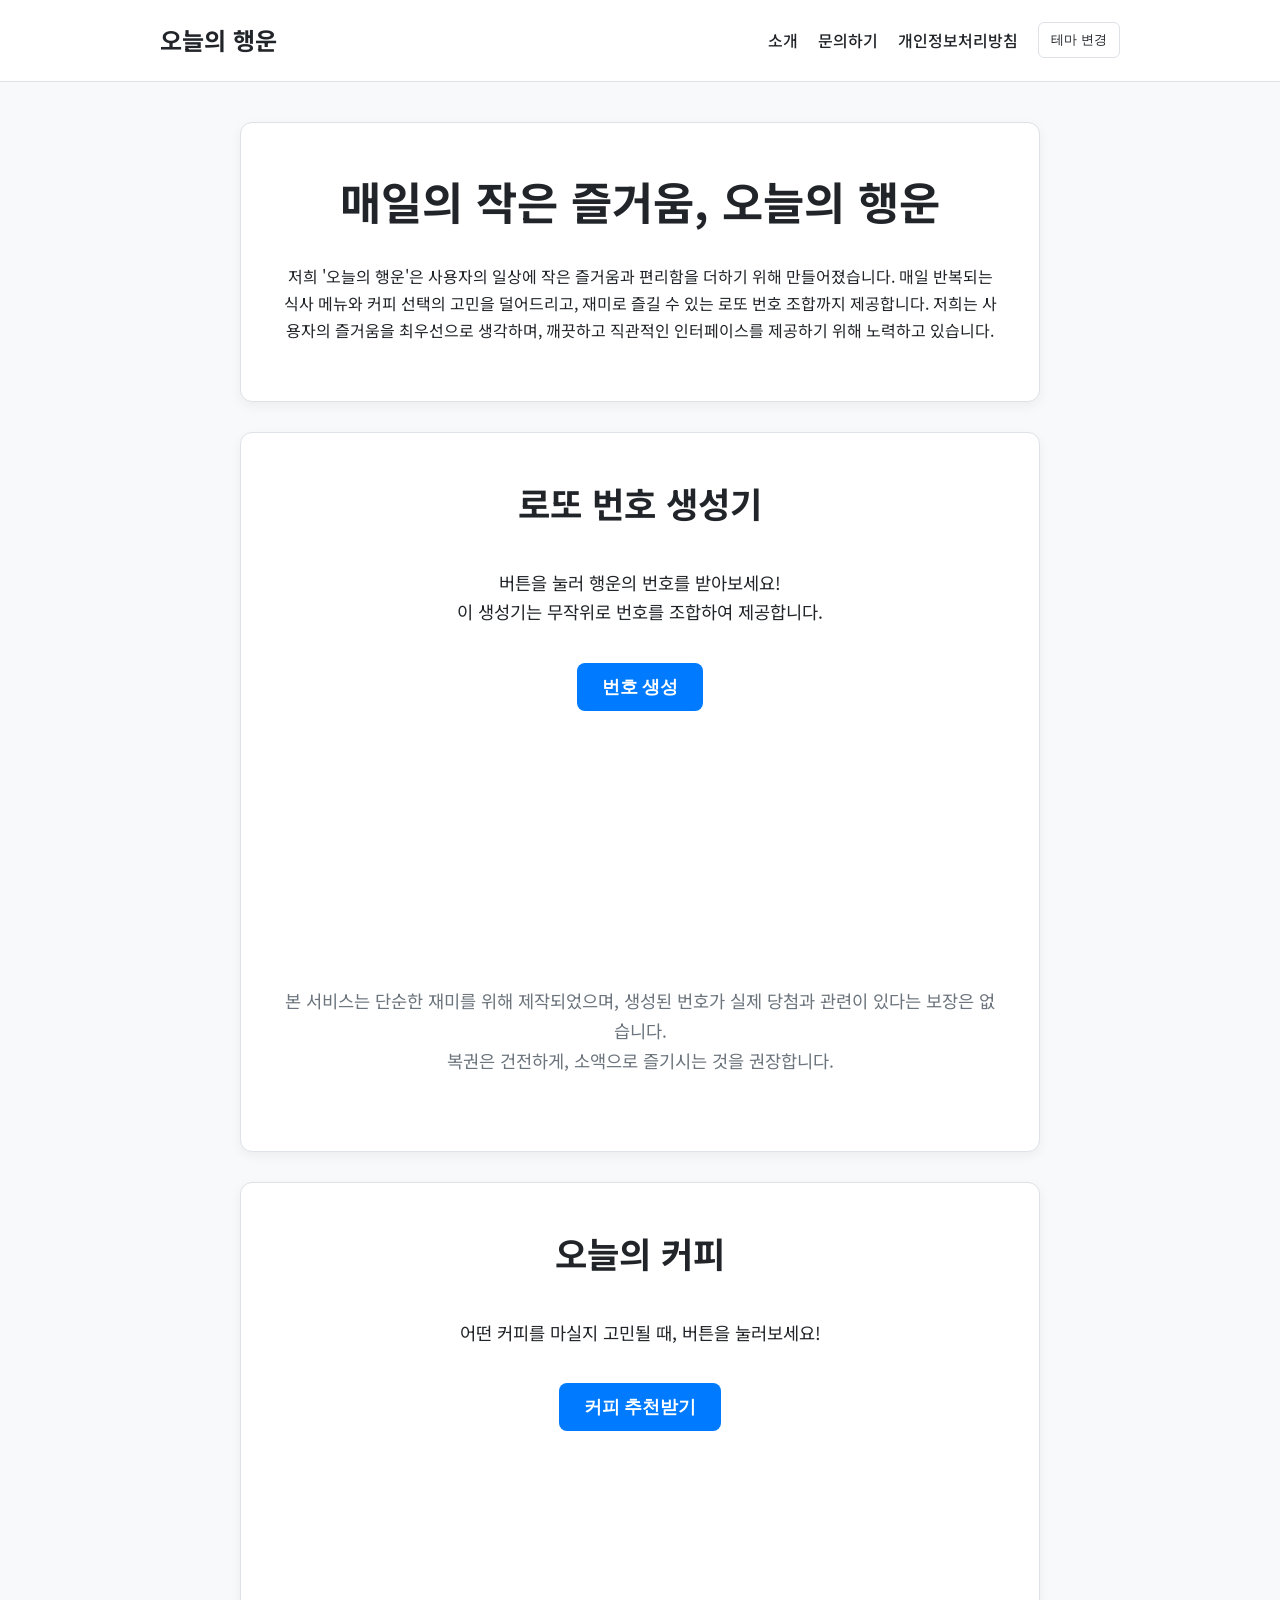
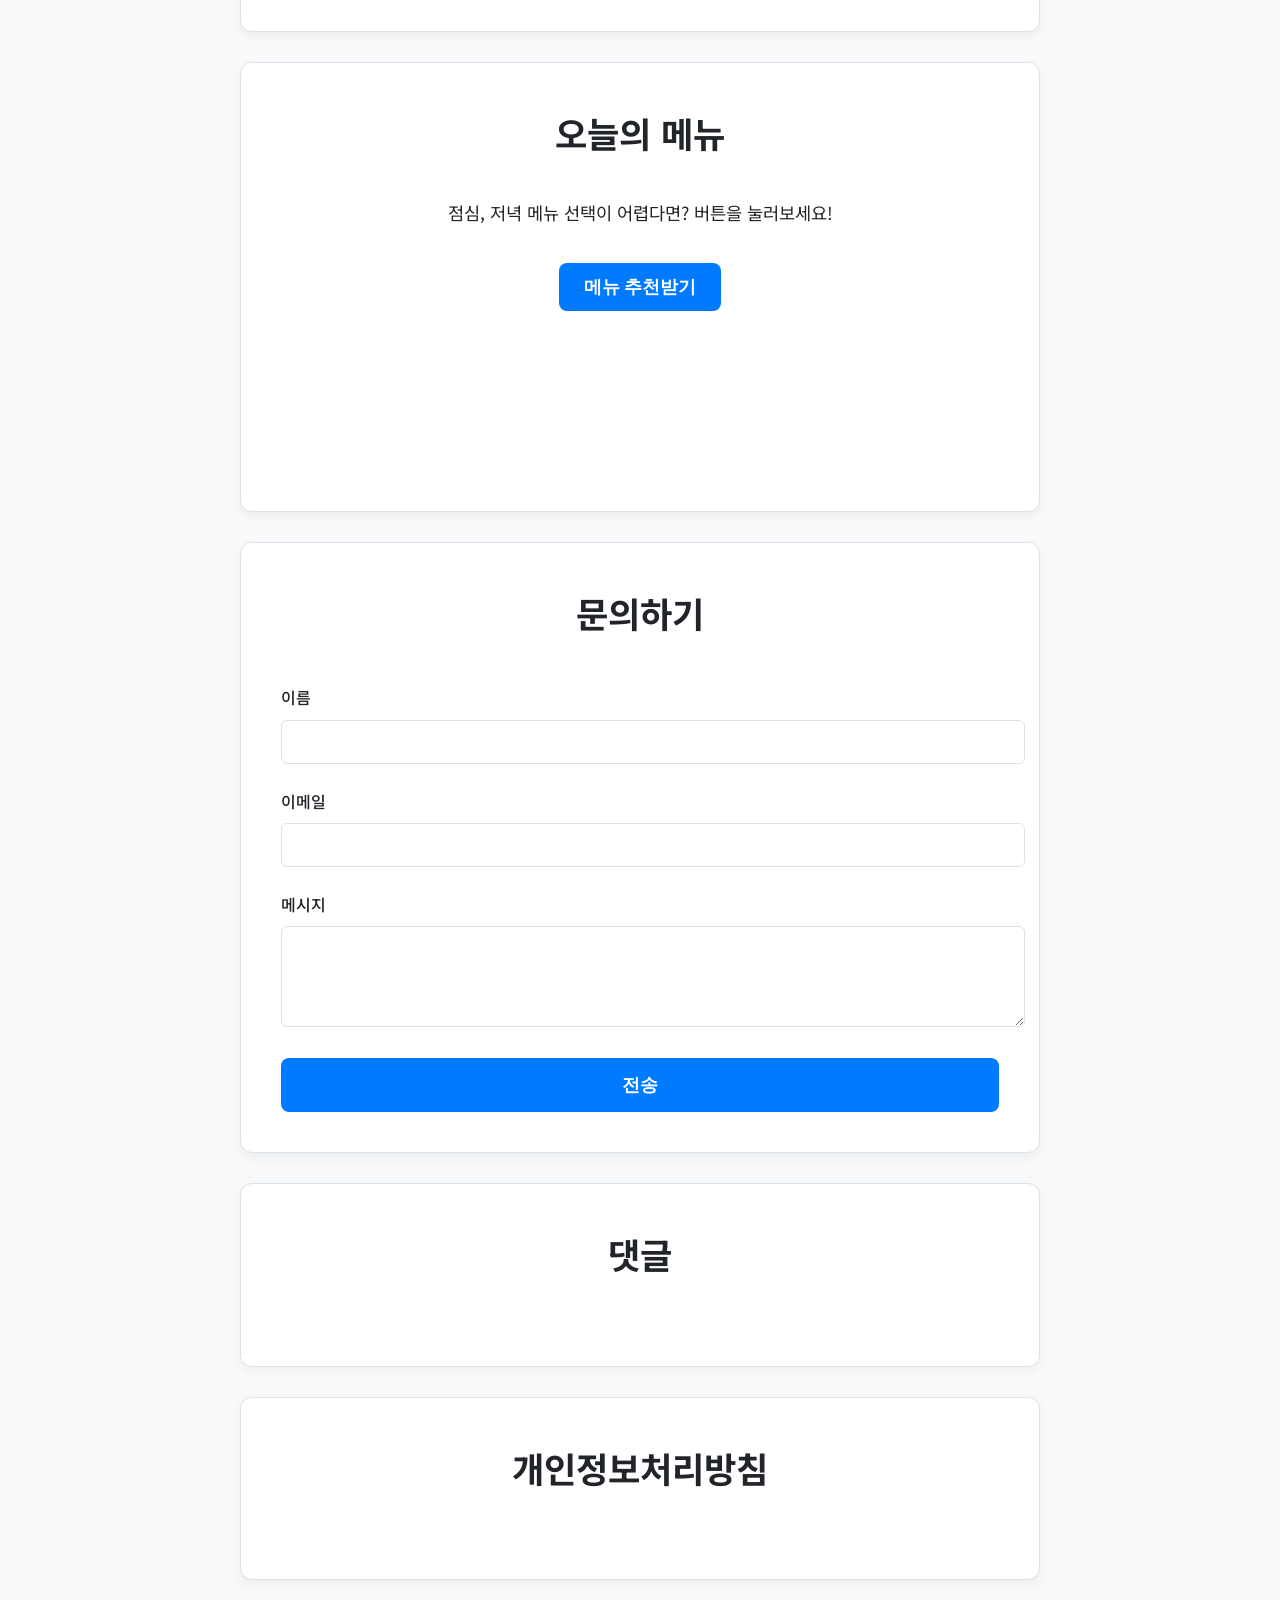
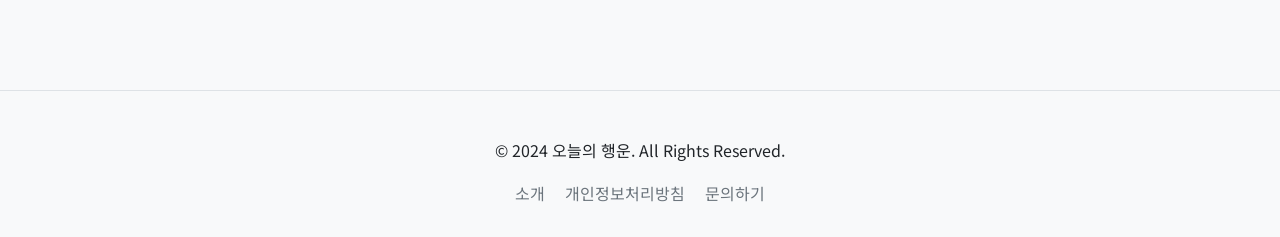
<file: index.html>
<!doctype html>
<html lang="ko">
<head>
    <meta charset="UTF-8" />
    <meta name="viewport" content="width=device-width, initial-scale=1.0" />
    <title>오늘의 행운 - 메뉴 추천 및 로또 번호 생성기</title>
    <meta name="description" content="오늘 뭐 먹을지, 뭐 마실지 고민되나요? 오늘의 행운이 커피와 메뉴를 추천해 드립니다. 보너스로 로또 행운 번호까지 받아보세요!">
    <link rel="preconnect" href="https://fonts.googleapis.com">
    <link rel="preconnect" href="https://fonts.gstatic.com" crossorigin>
    <link href="https://fonts.googleapis.com/css2?family=Noto+Sans+KR:wght@400;500;700&display=swap" rel="stylesheet">
    <link href='/style.css' rel='stylesheet'>
    <script async src="https://pagead2.googlesyndication.com/pagead/js/adsbygoogle.js?client=ca-pub-9043491522965182" crossorigin="anonymous"></script>
    <meta name="google-adsense-account" content="ca-pub-9043491522965182">
</head>
<body class="light-mode">
    <header>
        <div class="header-container">
            <a href="/" class="logo">오늘의 행운</a>
            <nav>
                <ul>
                    <li><a href="#about-us">소개</a></li>
                    <li><a href="#contact-form">문의하기</a></li>
                    <li><a href="#privacy-policy">개인정보처리방침</a></li>
                    <li><button id="theme-toggle">테마 변경</button></li>
                </ul>
            </nav>
        </div>
    </header>

    <main>
        <div class="content-wrapper">
            <section id="about-us" class="card">
                <div class="section-title-wrapper">
                    <h1>매일의 작은 즐거움, 오늘의 행운</h1>
                </div>
                <p>
                    저희 '오늘의 행운'은 사용자의 일상에 작은 즐거움과 편리함을 더하기 위해 만들어졌습니다. 매일 반복되는 식사 메뉴와 커피 선택의 고민을 덜어드리고, 재미로 즐길 수 있는 로또 번호 조합까지 제공합니다. 저희는 사용자의 즐거움을 최우선으로 생각하며, 깨끗하고 직관적인 인터페이스를 제공하기 위해 노력하고 있습니다.
                </p>
            </section>

            <section id="lotto-generator" class="card lotto-generator">
                <h2>로또 번호 생성기</h2>
                <p>버튼을 눌러 행운의 번호를 받아보세요!<br>이 생성기는 무작위로 번호를 조합하여 제공합니다.</p>
                <button id="generator-btn">번호 생성</button>
                <div id="lotto-numbers"></div>
                <p class="info-text">
                    본 서비스는 단순한 재미를 위해 제작되었으며, 생성된 번호가 실제 당첨과 관련이 있다는 보장은 없습니다.<br>
                    복권은 건전하게, 소액으로 즐기시는 것을 권장합니다.
                </p>
            </section>

            <section id="coffee-recommender" class="card recommendation-card">
                <h2>오늘의 커피</h2>
                <p>어떤 커피를 마실지 고민될 때, 버튼을 눌러보세요!</p>
                <button id="coffee-btn">커피 추천받기</button>
                <div id="coffee-result" class="recommendation-result"></div>
            </section>

            <section id="menu-recommender" class="card recommendation-card">
                <h2>오늘의 메뉴</h2>
                <p>점심, 저녁 메뉴 선택이 어렵다면? 버튼을 눌러보세요!</p>
                <button id="menu-btn">메뉴 추천받기</button>
                <div id="menu-result" class="recommendation-result"></div>
            </section>

            <section id="contact-form" class="card">
                <div class="section-title-wrapper">
                    <h2>문의하기</h2>
                </div>
                <form action="https://formspree.io/f/xeerpowk" method="POST">
                    <div class="form-group">
                        <label for="name">이름</label>
                        <input type="text" id="name" name="name" required>
                    </div>
                    <div class="form-group">
                        <label for="email">이메일</label>
                        <input type="email" id="email" name="email" required>
                    </div>
                    <div class="form-group">
                        <label for="message">메시지</label>
                        <textarea id="message" name="message" rows="5" required></textarea>
                    </div>
                    <button type="submit" id="submit-btn">전송</button>
                </form>
            </section>
            
            <section class="card">
              <div class="section-title-wrapper">
                <h2>댓글</h2>
              </div>
              <div id="disqus_thread"></div>
              <script>
                  (function() {
                  var d = document, s = d.createElement('script');
                  s.src = 'https://productbuilder-bhebawxd12.disqus.com/embed.js';
                  s.setAttribute('data-timestamp', +new Date());
                  (d.head || d.body).appendChild(s);
                  })();
              </script>
              <noscript>Please enable JavaScript to view the <a href="https://disqus.com/?ref_noscript">comments powered by Disqus.</a></noscript>
            </section>

            <section id="privacy-policy" class="card">
                <details>
                    <summary>
                        <div class="section-title-wrapper">
                            <h2>개인정보처리방침</h2>
                        </div>
                    </summary>
                    <p>
                        본 사이트는 사용자의 개인정보를 중요시하며, 정보통신망 이용촉진 및 정보보호에 관한 법률을 준수하고 있습니다. 문의하기 기능을 통해 수집된 이름, 이메일 주소는 오직 문의 응대를 위해서만 사용되며, 제3자에게 제공되지 않습니다. 그 외에 별도의 개인정보를 수집하거나 저장하지 않습니다.
                    </p>
                </details>
            </section>
        </div>
    </main>
    
    <footer>
        <p>&copy; 2024 오늘의 행운. All Rights Reserved.</p>
        <ul class="footer-links">
            <li><a href="#about-us">소개</a></li>
            <li><a href="#privacy-policy">개인정보처리방침</a></li>
            <li><a href="#contact-form">문의하기</a></li>
        </ul>
    </footer>

    <script defer type="text/javascript" src="/data.js"></script>
    <script defer type="text/javascript" src="/main.js"></script>
</body>
</html>
</file>
<file: style.css>
@import url('https://fonts.googleapis.com/css2?family=Noto+Sans+KR:wght@400;500;700&display=swap');

/* 1. 기본 및 다크/라이트 모드 설정 */
:root {
  --bg-color-light: #f8f9fa;
  --text-color-light: #212529;
  --card-bg-light: #ffffff;
  --border-color-light: #dee2e6;
  --primary-color-light: #007bff;
  --primary-hover-light: #0056b3;

  --bg-color-dark: #121212;
  --text-color-dark: #e9ecef;
  --card-bg-dark: #1e1e1e;
  --border-color-dark: #495057;
  --primary-color-dark: #4dabf7;
  --primary-hover-dark: #1c7ed6;
}

body {
  font-family: 'Noto Sans KR', sans-serif;
  margin: 0;
  padding: 0;
  line-height: 1.7;
  transition: background-color 0.3s, color 0.3s;
}

body.light-mode {
  background-color: var(--bg-color-light);
  color: var(--text-color-light);
}

body.dark-mode {
  background-color: var(--bg-color-dark);
  color: var(--text-color-dark);
}

/* 2. 헤더 및 네비게이션 */
header {
  background-color: var(--card-bg-light);
  padding: 20px 0;
  border-bottom: 1px solid var(--border-color-light);
  position: sticky;
  top: 0;
  backdrop-filter: blur(10px);
  z-index: 1000;
}

body.dark-mode header {
  background-color: rgba(30, 30, 30, 0.8);
  border-bottom-color: var(--border-color-dark);
}

.header-container {
  max-width: 960px;
  margin: 0 auto;
  padding: 0 20px;
  display: flex;
  justify-content: space-between;
  align-items: center;
}

.logo {
  font-size: 1.5em;
  font-weight: 700;
  text-decoration: none;
  color: inherit;
}

nav ul {
  margin: 0;
  padding: 0;
  list-style: none;
  display: flex;
  align-items: center;
}

nav li {
  margin-left: 20px;
}

nav a {
  text-decoration: none;
  color: inherit;
  font-weight: 500;
  transition: color 0.2s;
}

nav a:hover {
  color: var(--primary-color-light);
}

body.dark-mode nav a:hover {
  color: var(--primary-color-dark);
}

/* 테마 토글 버튼 */
#theme-toggle {
  background: none;
  border: 1px solid var(--border-color-light);
  padding: 8px 12px;
  border-radius: 6px;
  cursor: pointer;
  transition: background-color 0.2s, color 0.2s;
  color: var(--text-color-light);
}
body.dark-mode #theme-toggle {
  border-color: var(--border-color-dark);
  color: var(--text-color-dark);
}

/* 3. 메인 콘텐츠 영역 */
main {
  padding: 40px 20px;
}

.content-wrapper {
  max-width: 800px;
  margin: 0 auto;
}

.card {
  background-color: var(--card-bg-light);
  border-radius: 12px;
  padding: 40px;
  margin-bottom: 30px;
  box-shadow: 0 4px 12px rgba(0,0,0,0.05);
  border: 1px solid var(--border-color-light);
  text-align: center; /* 카드 안의 내용 가운데 정렬 */
}

body.dark-mode .card {
  background-color: var(--card-bg-dark);
  border-color: var(--border-color-dark);
  box-shadow: 0 4px 12px rgba(0,0,0,0.1);
}

h1, h2, h3 {
  margin-top: 0;
  margin-bottom: 0.5em;
}

h1 {
  font-size: 2.8em;
}

h2 {
  font-size: 2.2em;
  border-bottom: none;
  display: inline-block;
}

.section-title-wrapper {
    text-align: center;
    margin-bottom: 1.5rem;
}

/* 개인정보처리방침 토글 */
details summary {
    cursor: pointer;
    list-style: none; 
}

details summary::-webkit-details-marker {
    display: none; 
}

details > summary {
    padding: 0;
}

details[open] > summary {
    margin-bottom: 1rem;
}

/* 4. 기능별 카드 스타일 */
.lotto-generator p, .recommendation-card p {
  font-size: 1.1em;
  margin-bottom: 2em;
}

#generator-btn, #coffee-btn, #menu-btn {
  display: inline-block;
  padding: 12px 25px;
  font-size: 1.1em;
  font-weight: 600;
  border-radius: 8px;
  border: none;
  cursor: pointer;
  transition: background-color 0.3s, transform 0.2s;
  background-color: var(--primary-color-light);
  color: white;
}

#generator-btn:hover, #coffee-btn:hover, #menu-btn:hover {
  background-color: var(--primary-hover-light);
  transform: translateY(-2px);
}

body.dark-mode #generator-btn, 
body.dark-mode #coffee-btn, 
body.dark-mode #menu-btn {
  background-color: var(--primary-color-dark);
  color: #000;
}

body.dark-mode #generator-btn:hover, 
body.dark-mode #coffee-btn:hover, 
body.dark-mode #menu-btn:hover {
  background-color: var(--primary-hover-dark);
}

/* 4.1 로또 번호 */
#lotto-numbers {
  display: flex;
  flex-direction: column; 
  align-items: center; 
  margin-top: 2.5em;
  gap: 20px; 
  min-height: 200px;
}

.lotto-set {
    display: flex;
    justify-content: center;
    gap: 10px; 
    flex-wrap: wrap; 
}

.number-circle {
  width: 50px; 
  height: 50px;
  border-radius: 50%;
  font-size: 1.4em;
  font-weight: 700;
  color: #fff;
  display: flex;
  align-items: center;
  justify-content: center;
  box-shadow: 0 2px 4px rgba(0,0,0,0.1);
}

/* 4.2 추천 결과 */
.recommendation-result {
    margin-top: 2.5em;
    min-height: 120px; /* 충분한 높이 확보 */
    text-align: center;
}

.recommendation-result h3 {
    font-size: 2em;
    font-weight: 700;
    color: var(--primary-color-light);
    margin-bottom: 0.5em;
}

body.dark-mode .recommendation-result h3 {
    color: var(--primary-color-dark);
}

.recommend-description {
    font-size: 1.1em;
    margin: 0.5em 0;
    color: #495057;
}

body.dark-mode .recommend-description {
    color: #adb5bd;
}

.recommend-calories {
    font-size: 1em;
    font-weight: 500;
    color: #6c757d;
    margin-top: 0.8em;
}

body.dark-mode .recommend-calories {
    color: #ced4da;
}

/* 애니메이션 */
@keyframes bounce-in {
  0% { transform: scale(0.5); opacity: 0; }
  60% { transform: scale(1.1); opacity: 1; }
  100% { transform: scale(1); }
}

.bounce-in {
  animation: bounce-in 0.4s ease-out forwards;
}

@keyframes fade-in {
  from { opacity: 0; transform: translateY(10px); }
  to { opacity: 1; transform: translateY(0); }
}

.fade-in {
    animation: fade-in 0.5s ease-out forwards;
}


.info-text {
  text-align: center;
  font-size: 0.9em;
  color: #6c757d;
  margin-top: 2em;
}

body.dark-mode .info-text {
    color: #adb5bd;
}

/* 5. 폼 스타일 */
#contact-form {
    text-align: left;
}

.form-group {
  margin-bottom: 1.5em;
}

label {
  display: block;
  margin-bottom: 0.5em;
  font-weight: 500;
}

input[type="text"], input[type="email"], textarea {
  width: 100%;
  padding: 12px;
  border: 1px solid var(--border-color-light);
  border-radius: 6px;
  font-size: 1em;
  transition: border-color 0.2s, box-shadow 0.2s;
  background-color: var(--card-bg-light);
  color: var(--text-color-light);
}

body.dark-mode input[type="text"], 
body.dark-mode input[type="email"], 
body.dark-mode textarea {
  border-color: var(--border-color-dark);
  background-color: var(--card-bg-dark);
  color: var(--text-color-dark);
}

input[type="text"]:focus, input[type="email"]:focus, textarea:focus {
  outline: none;
  border-color: var(--primary-color-light);
  box-shadow: 0 0 0 3px rgba(0, 123, 255, 0.25);
}

body.dark-mode input[type="text"]:focus, 
body.dark-mode input[type="email"]:focus, 
body.dark-mode textarea:focus {
  border-color: var(--primary-color-dark);
  box-shadow: 0 0 0 3px rgba(77, 171, 247, 0.25);
}

#submit-btn {
  width: 100%;
  padding: 15px;
  font-size: 1.1em;
  font-weight: 700;
  border: none;
  border-radius: 8px;
  cursor: pointer;
  background-color: var(--primary-color-light);
  color: #fff;
}

body.dark-mode #submit-btn {
    background-color: var(--primary-color-dark);
    color: #000;
}

/* 6. 푸터 */
footer {
  text-align: center;
  padding: 30px 20px;
  margin-top: 40px;
  border-top: 1px solid var(--border-color-light);
}

body.dark-mode footer {
    border-top-color: var(--border-color-dark);
}

.footer-links {
  list-style: none;
  padding: 0;
  margin: 10px 0 0;
  display: flex;
  justify-content: center;
  gap: 20px;
}

.footer-links a {
  text-decoration: none;
  color: #6c757d;
  transition: color 0.2s;
}

.footer-links a:hover {
    color: var(--primary-color-light);
}

body.dark-mode .footer-links a {
    color: #adb5bd;
}

body.dark-mode .footer-links a:hover {
    color: var(--primary-color-dark);
}
</file>
